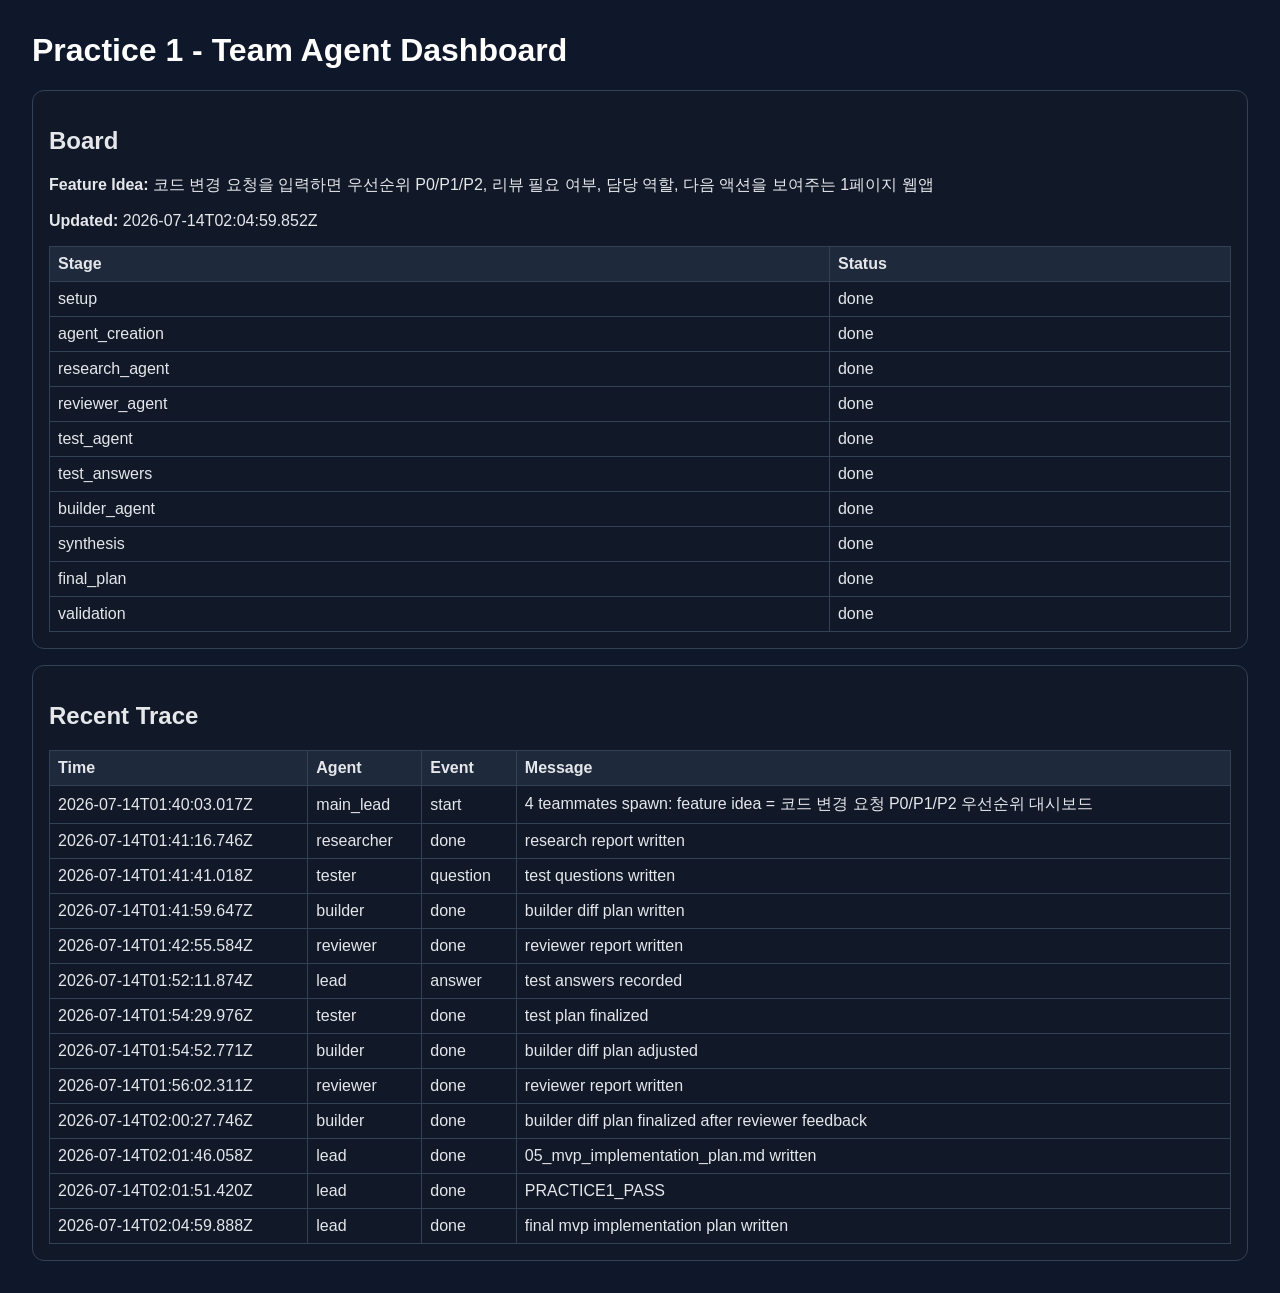
<file: practice1_starter_kit/practice1_starter_kit/agent_shared/dashboard/practice1_dashboard.html>
<!doctype html>
<html lang="ko">
<head>
<meta charset="utf-8" />
<title>Practice 1 Dashboard</title>
<style>
body { font-family: Arial, sans-serif; margin: 32px; background:#0f172a; color:#e5e7eb; }
h1 { color:#fff; }
.card { border:1px solid #334155; border-radius:12px; padding:16px; margin:16px 0; background:#111827; }
table { width:100%; border-collapse:collapse; }
td, th { border:1px solid #334155; padding:8px; text-align:left; }
th { background:#1e293b; }
</style>
</head>
<body>
<h1>Practice 1 - Team Agent Dashboard</h1>
<div class="card">
<h2>Board</h2>
<p><b>Feature Idea:</b> 코드 변경 요청을 입력하면 우선순위 P0/P1/P2, 리뷰 필요 여부, 담당 역할, 다음 액션을 보여주는 1페이지 웹앱</p>
<p><b>Updated:</b> 2026-07-14T02:04:59.852Z</p>
<table><tr><th>Stage</th><th>Status</th></tr><tr><td>setup</td><td>done</td></tr><tr><td>agent_creation</td><td>done</td></tr><tr><td>research_agent</td><td>done</td></tr><tr><td>reviewer_agent</td><td>done</td></tr><tr><td>test_agent</td><td>done</td></tr><tr><td>test_answers</td><td>done</td></tr><tr><td>builder_agent</td><td>done</td></tr><tr><td>synthesis</td><td>done</td></tr><tr><td>final_plan</td><td>done</td></tr><tr><td>validation</td><td>done</td></tr></table>
</div>
<div class="card">
<h2>Recent Trace</h2>
<table><tr><th>Time</th><th>Agent</th><th>Event</th><th>Message</th></tr><tr><td>2026-07-14T01:40:03.017Z</td><td>main_lead</td><td>start</td><td>4 teammates spawn: feature idea = 코드 변경 요청 P0/P1/P2 우선순위 대시보드</td></tr><tr><td>2026-07-14T01:41:16.746Z</td><td>researcher</td><td>done</td><td>research report written</td></tr><tr><td>2026-07-14T01:41:41.018Z</td><td>tester</td><td>question</td><td>test questions written</td></tr><tr><td>2026-07-14T01:41:59.647Z</td><td>builder</td><td>done</td><td>builder diff plan written</td></tr><tr><td>2026-07-14T01:42:55.584Z</td><td>reviewer</td><td>done</td><td>reviewer report written</td></tr><tr><td>2026-07-14T01:52:11.874Z</td><td>lead</td><td>answer</td><td>test answers recorded</td></tr><tr><td>2026-07-14T01:54:29.976Z</td><td>tester</td><td>done</td><td>test plan finalized</td></tr><tr><td>2026-07-14T01:54:52.771Z</td><td>builder</td><td>done</td><td>builder diff plan adjusted</td></tr><tr><td>2026-07-14T01:56:02.311Z</td><td>reviewer</td><td>done</td><td>reviewer report written</td></tr><tr><td>2026-07-14T02:00:27.746Z</td><td>builder</td><td>done</td><td>builder diff plan finalized after reviewer feedback</td></tr><tr><td>2026-07-14T02:01:46.058Z</td><td>lead</td><td>done</td><td>05_mvp_implementation_plan.md written</td></tr><tr><td>2026-07-14T02:01:51.420Z</td><td>lead</td><td>done</td><td>PRACTICE1_PASS</td></tr><tr><td>2026-07-14T02:04:59.888Z</td><td>lead</td><td>done</td><td>final mvp implementation plan written</td></tr></table>
</div>
</body>
</html>
</file>
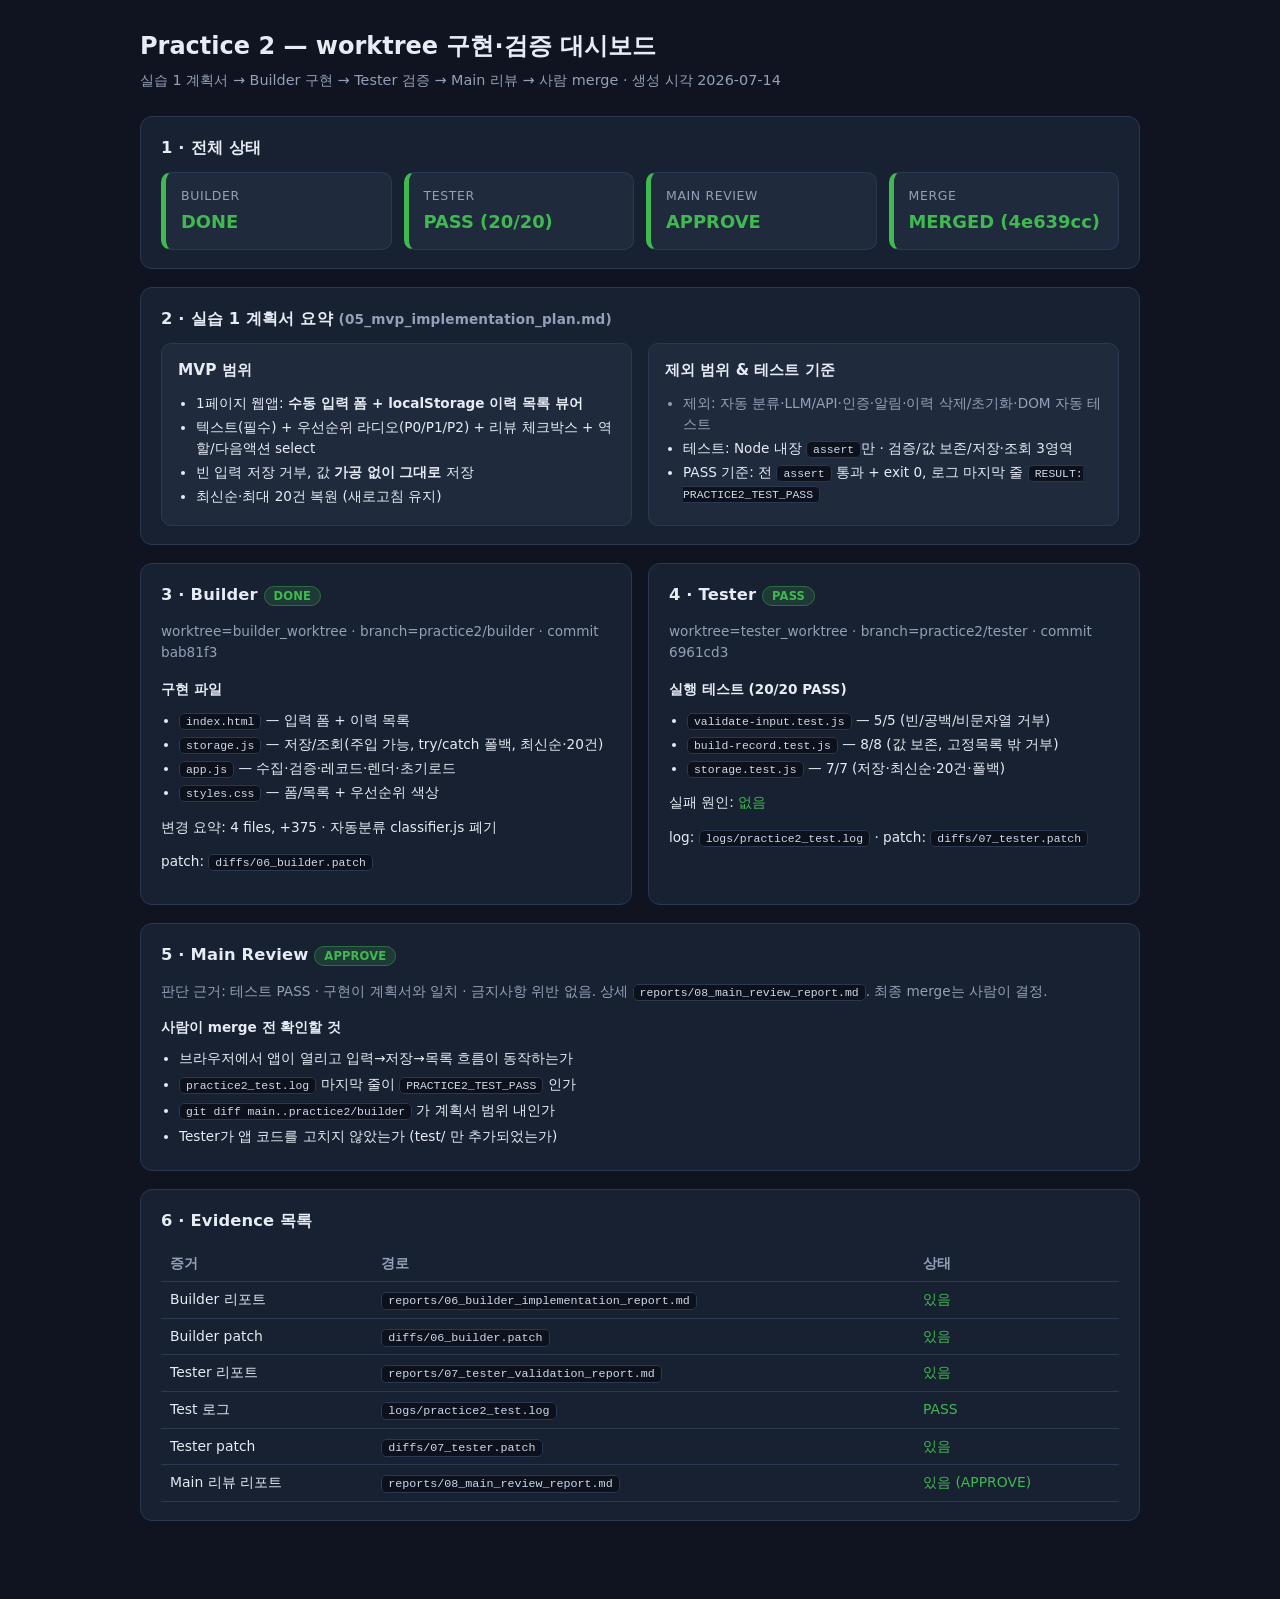
<file: practice1_starter_kit/practice1_starter_kit/agent_shared/dashboard/practice2_dashboard.html>
<!DOCTYPE html>
<html lang="ko">
<head>
<meta charset="UTF-8">
<meta name="viewport" content="width=device-width, initial-scale=1.0">
<title>Practice 2 Dashboard — worktree 구현·검증</title>
<style>
  :root {
    --bg: #0f1420; --panel: #182131; --panel2: #1f2a3d; --line: #2b3852;
    --txt: #e6ebf4; --muted: #93a0b8; --accent: #4f8cff;
    --green: #3fb950; --amber: #e3a008; --red: #f2545b; --gray: #6b7688;
  }
  * { box-sizing: border-box; }
  body { margin: 0; background: var(--bg); color: var(--txt);
    font-family: "Segoe UI", "Malgun Gothic", system-ui, sans-serif; line-height: 1.55; }
  .wrap { max-width: 1040px; margin: 0 auto; padding: 28px 20px 60px; }
  h1 { font-size: 1.5rem; margin: 0 0 4px; }
  .sub { color: var(--muted); margin: 0 0 24px; font-size: .9rem; }
  h2 { font-size: 1.02rem; margin: 0 0 12px; letter-spacing: .01em; }
  section { background: var(--panel); border: 1px solid var(--line); border-radius: 12px;
    padding: 18px 20px; margin-bottom: 18px; }
  .status-grid { display: grid; grid-template-columns: repeat(auto-fit, minmax(190px, 1fr)); gap: 12px; }
  .stat { background: var(--panel2); border: 1px solid var(--line); border-left-width: 5px;
    border-radius: 10px; padding: 13px 15px; }
  .stat .role { font-size: .78rem; color: var(--muted); text-transform: uppercase; letter-spacing: .05em; }
  .stat .val { font-size: 1.12rem; font-weight: 700; margin-top: 3px; }
  .ok    { border-left-color: var(--green); } .ok .val    { color: var(--green); }
  .warn  { border-left-color: var(--amber); } .warn .val  { color: var(--amber); }
  .bad   { border-left-color: var(--red); }   .bad .val   { color: var(--red); }
  .idle  { border-left-color: var(--gray); }  .idle .val  { color: var(--gray); }
  .cols { display: grid; grid-template-columns: 1fr 1fr; gap: 16px; }
  @media (max-width: 720px) { .cols { grid-template-columns: 1fr; } }
  .card { background: var(--panel2); border: 1px solid var(--line); border-radius: 10px; padding: 15px 16px; }
  .card h3 { margin: 0 0 10px; font-size: .96rem; display: flex; align-items: center; gap: 8px; }
  .pill { font-size: .72rem; font-weight: 700; padding: 2px 9px; border-radius: 999px; }
  .pill.ok { background: rgba(63,185,80,.16); color: var(--green); border: 1px solid rgba(63,185,80,.4); }
  .pill.warn { background: rgba(227,160,8,.16); color: var(--amber); border: 1px solid rgba(227,160,8,.4); }
  .pill.bad { background: rgba(242,84,91,.16); color: var(--red); border: 1px solid rgba(242,84,91,.4); }
  .pill.idle { background: rgba(107,118,136,.16); color: var(--muted); border: 1px solid rgba(107,118,136,.4); }
  ul { margin: 8px 0 0; padding-left: 18px; } li { margin: 3px 0; }
  code { background: #0c111b; border: 1px solid var(--line); border-radius: 5px;
    padding: 1px 6px; font-size: .84em; color: #cdd8ec; }
  .muted { color: var(--muted); } .small { font-size: .85rem; }
  table { width: 100%; border-collapse: collapse; margin-top: 6px; font-size: .87rem; }
  th, td { text-align: left; padding: 7px 9px; border-bottom: 1px solid var(--line); vertical-align: top; }
  th { color: var(--muted); font-weight: 600; }
  .chk { color: var(--green); } .checklist li { margin: 5px 0; }
</style>
</head>
<body>
<div class="wrap">
  <h1>Practice 2 — worktree 구현·검증 대시보드</h1>
  <p class="sub">실습 1 계획서 → Builder 구현 → Tester 검증 → Main 리뷰 → 사람 merge · 생성 시각 2026-07-14</p>

  <!-- 1) 전체 상태 -->
  <section>
    <h2>1 · 전체 상태</h2>
    <div class="status-grid">
      <div class="stat ok">   <div class="role">Builder</div>   <div class="val">DONE</div></div>
      <div class="stat ok">   <div class="role">Tester</div>    <div class="val">PASS (20/20)</div></div>
      <div class="stat ok">   <div class="role">Main Review</div><div class="val">APPROVE</div></div>
      <div class="stat ok">   <div class="role">Merge</div>      <div class="val">MERGED (4e639cc)</div></div>
    </div>
  </section>

  <!-- 2) 실습1 계획서 요약 -->
  <section>
    <h2>2 · 실습 1 계획서 요약 <span class="muted small">(05_mvp_implementation_plan.md)</span></h2>
    <div class="cols">
      <div class="card">
        <h3>MVP 범위</h3>
        <ul class="small">
          <li>1페이지 웹앱: <b>수동 입력 폼 + localStorage 이력 목록 뷰어</b></li>
          <li>텍스트(필수) + 우선순위 라디오(P0/P1/P2) + 리뷰 체크박스 + 역할/다음액션 select</li>
          <li>빈 입력 저장 거부, 값 <b>가공 없이 그대로</b> 저장</li>
          <li>최신순·최대 20건 복원 (새로고침 유지)</li>
        </ul>
      </div>
      <div class="card">
        <h3>제외 범위 &amp; 테스트 기준</h3>
        <ul class="small">
          <li class="muted">제외: 자동 분류·LLM/API·인증·알림·이력 삭제/초기화·DOM 자동 테스트</li>
          <li>테스트: Node 내장 <code>assert</code>만 · 검증/값 보존/저장·조회 3영역</li>
          <li>PASS 기준: 전 <code>assert</code> 통과 + exit 0, 로그 마지막 줄 <code>RESULT: PRACTICE2_TEST_PASS</code></li>
        </ul>
      </div>
    </div>
  </section>

  <!-- 3~4) Builder / Tester -->
  <div class="cols">
    <section>
      <h2>3 · Builder <span class="pill ok">DONE</span></h2>
      <p class="small muted">worktree=builder_worktree · branch=practice2/builder · commit bab81f3</p>
      <b class="small">구현 파일</b>
      <ul class="small">
        <li><code>index.html</code> — 입력 폼 + 이력 목록</li>
        <li><code>storage.js</code> — 저장/조회(주입 가능, try/catch 폴백, 최신순·20건)</li>
        <li><code>app.js</code> — 수집·검증·레코드·렌더·초기로드</li>
        <li><code>styles.css</code> — 폼/목록 + 우선순위 색상</li>
      </ul>
      <p class="small">변경 요약: 4 files, +375 · 자동분류 classifier.js 폐기</p>
      <p class="small">patch: <code>diffs/06_builder.patch</code></p>
    </section>

    <section>
      <h2>4 · Tester <span class="pill ok">PASS</span></h2>
      <p class="small muted">worktree=tester_worktree · branch=practice2/tester · commit 6961cd3</p>
      <b class="small">실행 테스트 (20/20 PASS)</b>
      <ul class="small">
        <li><code>validate-input.test.js</code> — 5/5 (빈/공백/비문자열 거부)</li>
        <li><code>build-record.test.js</code> — 8/8 (값 보존, 고정목록 밖 거부)</li>
        <li><code>storage.test.js</code> — 7/7 (저장·최신순·20건·폴백)</li>
      </ul>
      <p class="small">실패 원인: <span class="chk">없음</span></p>
      <p class="small">log: <code>logs/practice2_test.log</code> · patch: <code>diffs/07_tester.patch</code></p>
    </section>
  </div>

  <!-- 5) Main Review -->
  <section>
    <h2>5 · Main Review <span class="pill ok">APPROVE</span></h2>
    <p class="small muted">판단 근거: 테스트 PASS · 구현이 계획서와 일치 · 금지사항 위반 없음. 상세 <code>reports/08_main_review_report.md</code>. 최종 merge는 사람이 결정.</p>
    <b class="small">사람이 merge 전 확인할 것</b>
    <ul class="checklist small">
      <li>브라우저에서 앱이 열리고 입력→저장→목록 흐름이 동작하는가</li>
      <li><code>practice2_test.log</code> 마지막 줄이 <code>PRACTICE2_TEST_PASS</code> 인가</li>
      <li><code>git diff main..practice2/builder</code> 가 계획서 범위 내인가</li>
      <li>Tester가 앱 코드를 고치지 않았는가 (test/ 만 추가되었는가)</li>
    </ul>
  </section>

  <!-- 6) Evidence -->
  <section>
    <h2>6 · Evidence 목록</h2>
    <table>
      <tr><th>증거</th><th>경로</th><th>상태</th></tr>
      <tr><td>Builder 리포트</td><td><code>reports/06_builder_implementation_report.md</code></td><td class="chk">있음</td></tr>
      <tr><td>Builder patch</td><td><code>diffs/06_builder.patch</code></td><td class="chk">있음</td></tr>
      <tr><td>Tester 리포트</td><td><code>reports/07_tester_validation_report.md</code></td><td class="chk">있음</td></tr>
      <tr><td>Test 로그</td><td><code>logs/practice2_test.log</code></td><td class="chk">PASS</td></tr>
      <tr><td>Tester patch</td><td><code>diffs/07_tester.patch</code></td><td class="chk">있음</td></tr>
      <tr><td>Main 리뷰 리포트</td><td><code>reports/08_main_review_report.md</code></td><td class="chk">있음 (APPROVE)</td></tr>
    </table>
  </section>
</div>
</body>
</html>
</file>
